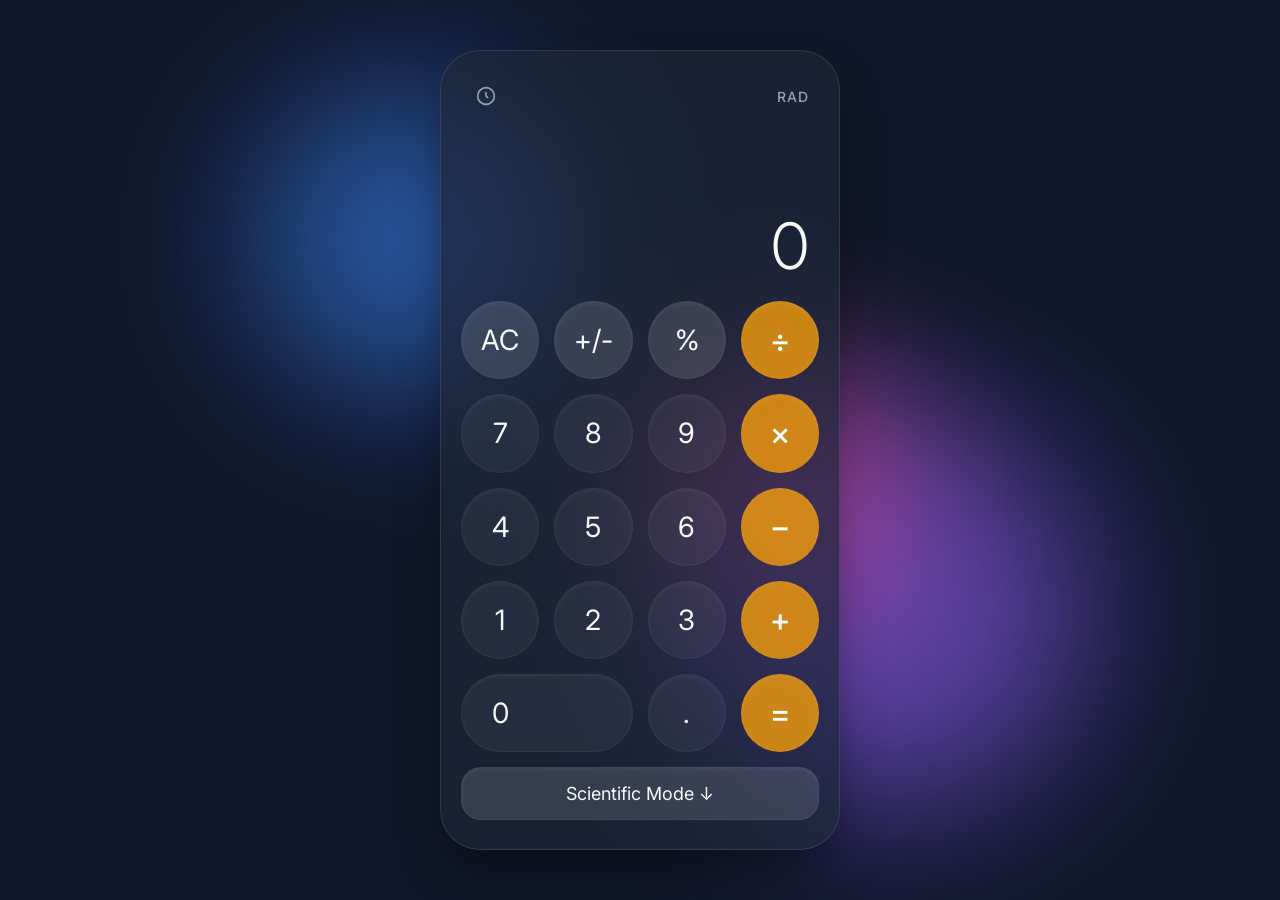
<file: codsoft-task3/index.html>
<!DOCTYPE html>
<html lang="en">
<head>
    <meta charset="UTF-8">
    <meta name="viewport" content="width=device-width, initial-scale=1.0, maximum-scale=1.0, user-scalable=no">
    <title>Modern Glassmorphism Calculator</title>
    <link rel="preconnect" href="https://fonts.googleapis.com">
    <link rel="preconnect" href="https://fonts.gstatic.com" crossorigin>
    <link href="https://fonts.googleapis.com/css2?family=Inter:wght@300;400;500&display=swap" rel="stylesheet">
    <link rel="stylesheet" href="styles.css">
</head>
<body>
    <div class="background-decorations">
        <div class="circle circle-1"></div>
        <div class="circle circle-2"></div>
        <div class="circle circle-3"></div>
    </div>

    <div class="calculator-container" id="calculatorContainer">
        
        <div class="history-panel" id="historyPanel">
            <div class="history-header">
                <h3>History</h3>
                <div>
                    <button class="clear-history" id="clearHistoryBtn">Clear</button>
                    <button class="clear-history" id="closeHistoryBtn" style="margin-left: 15px;">Close</button>
                </div>
            </div>
            <div class="history-list" id="historyList"></div>
        </div>

        <div class="display">
            <div class="top-bar">
                <button class="history-toggle" id="historyToggleBtn">
                    <svg width="20" height="20" viewBox="0 0 24 24" fill="none" stroke="currentColor" stroke-width="2" stroke-linecap="round" stroke-linejoin="round">
                        <polyline points="12 8 12 12 14 14"></polyline>
                        <circle cx="12" cy="12" r="10"></circle>
                    </svg>
                </button>
                <div class="deg-rad-indicator" id="angleModeIndicator">RAD</div>
            </div>
            <div class="previous-operand" id="previousOperand"></div>
            <div class="current-operand" id="currentOperand">0</div>
        </div>

        <div class="keypad-wrapper" id="keypadWrapper">
            <!-- Basic Keypad -->
            <div class="keypad basic-keypad" id="basicKeypad">
                <button class="btn btn-action" data-action="clear">AC</button>
                <button class="btn btn-action" data-action="toggle-sign">+/-</button>
                <button class="btn btn-action" data-action="percent">%</button>
                <button class="btn btn-operator" data-operation="÷">÷</button>

                <button class="btn btn-number" data-number="7">7</button>
                <button class="btn btn-number" data-number="8">8</button>
                <button class="btn btn-number" data-number="9">9</button>
                <button class="btn btn-operator" data-operation="×">×</button>

                <button class="btn btn-number" data-number="4">4</button>
                <button class="btn btn-number" data-number="5">5</button>
                <button class="btn btn-number" data-number="6">6</button>
                <button class="btn btn-operator" data-operation="-">−</button>

                <button class="btn btn-number" data-number="1">1</button>
                <button class="btn btn-number" data-number="2">2</button>
                <button class="btn btn-number" data-number="3">3</button>
                <button class="btn btn-operator" data-operation="+">+</button>

                <button class="btn btn-number btn-zero" data-number="0">0</button>
                <button class="btn btn-number" data-number=".">.</button>
                <button class="btn btn-operator btn-equals" data-action="equals">=</button>
                <button class="btn btn-action btn-small span-4 switch-mode-btn" id="switchToSciBtn">Scientific Mode ↓</button>
            </div>

            <!-- Scientific Keypad -->
            <div class="keypad scientific-keypad" id="scientificKeypad">
                <button class="btn btn-sci btn-small" data-sci="sin">sin</button>
                <button class="btn btn-sci btn-small" data-sci="cos">cos</button>
                <button class="btn btn-sci btn-small" data-sci="tan">tan</button>
                <button class="btn btn-sci btn-small" data-sci="log">log</button>

                <button class="btn btn-sci btn-small" data-sci="ln">ln</button>
                <button class="btn btn-sci btn-small" data-sci="sqrt">√</button>
                <button class="btn btn-sci btn-small" data-sci="pow">xʸ</button>
                <button class="btn btn-sci btn-small" data-sci="pi">π</button>

                <button class="btn btn-sci btn-small" data-sci="e">e</button>
                <button class="btn btn-sci btn-small" data-sci="square">x²</button>
                <button class="btn btn-sci btn-small" data-sci="inv">1/x</button>
                <button class="btn btn-sci btn-small" data-sci="fact">x!</button>

                <button class="btn btn-sci btn-small" data-sci="exp">exp</button>
                <button class="btn btn-action btn-small" data-action="toggle-angle" id="toggleAngleBtn">RAD</button>
                <button class="btn btn-number btn-small" data-number="(">(</button>
                <button class="btn btn-number btn-small" data-number=")">)</button>
                
                <button class="btn btn-action btn-small span-4 switch-mode-btn" id="switchToBasicBtn">Basic Mode ↑</button>
            </div>
        </div>
        
        <div class="swipe-indicator">
            <div class="dot active" id="dotBasic"></div>
            <div class="dot" id="dotSci"></div>
        </div>
    </div>

    <script src="script.js"></script>
</body>
</html>
</file>
<file: codsoft-task3/styles.css>
:root {
    --bg-color: #0f172a;
    --calc-bg: rgba(30, 41, 59, 0.7);
    --calc-border: rgba(255, 255, 255, 0.1);
    --calc-shadow: 0 25px 50px -12px rgba(0, 0, 0, 0.5);
    
    --btn-bg: rgba(255, 255, 255, 0.05);
    --btn-hover: rgba(255, 255, 255, 0.15);
    --btn-active: rgba(255, 255, 255, 0.25);
    
    --btn-action-bg: rgba(168, 175, 187, 0.2);
    --btn-action-hover: rgba(168, 175, 187, 0.3);
    
    --btn-operator-bg: rgba(245, 158, 11, 0.8);
    --btn-operator-hover: rgba(245, 158, 11, 1);
    
    --text-primary: #f8fafc;
    --text-secondary: #94a3b8;
    
    --circle-1: #3b82f6;
    --circle-2: #8b5cf6;
    --circle-3: #ec4899;
}

* {
    box-sizing: border-box;
    margin: 0;
    padding: 0;
    font-family: 'Inter', -apple-system, BlinkMacSystemFont, sans-serif;
    user-select: none;
    -webkit-tap-highlight-color: transparent;
}

body {
    background-color: var(--bg-color);
    color: var(--text-primary);
    min-height: 100vh;
    display: flex;
    justify-content: center;
    align-items: center;
    overflow: hidden;
    position: relative;
}

/* Background Decorations */
.background-decorations {
    position: absolute;
    top: 0;
    left: 0;
    width: 100%;
    height: 100%;
    overflow: hidden;
    z-index: 0;
}

.circle {
    position: absolute;
    border-radius: 50%;
    filter: blur(80px);
    opacity: 0.6;
}

.circle-1 {
    width: 300px;
    height: 300px;
    background-color: var(--circle-1);
    top: 10%;
    left: 20%;
    animation: float 15s infinite ease-in-out alternate;
}

.circle-2 {
    width: 400px;
    height: 400px;
    background-color: var(--circle-2);
    bottom: 10%;
    right: 15%;
    animation: float 20s infinite ease-in-out alternate-reverse;
}

.circle-3 {
    width: 250px;
    height: 250px;
    background-color: var(--circle-3);
    top: 40%;
    right: 30%;
    animation: float 18s infinite ease-in-out 2s alternate;
}

@keyframes float {
    0% { transform: translate(0, 0) scale(1); }
    100% { transform: translate(50px, 50px) scale(1.1); }
}

/* Calculator Container */
.calculator-container {
    position: relative;
    width: 100%;
    max-width: 400px;
    height: 100vh;
    max-height: 850px;
    background: var(--calc-bg);
    backdrop-filter: blur(20px);
    -webkit-backdrop-filter: blur(20px);
    border: 1px solid var(--calc-border);
    box-shadow: var(--calc-shadow);
    z-index: 1;
    display: flex;
    flex-direction: column;
    overflow: hidden;
}

@media (min-width: 480px) {
    .calculator-container {
        height: 800px;
        border-radius: 40px;
    }
}

/* Display */
.display {
    padding: 30px 30px 20px;
    display: flex;
    flex-direction: column;
    align-items: flex-end;
    justify-content: flex-end;
    flex: 1;
    min-height: 250px;
}

.top-bar {
    position: absolute;
    top: 30px;
    left: 30px;
    right: 30px;
    display: flex;
    justify-content: space-between;
    align-items: center;
}

.history-toggle {
    background: none;
    border: none;
    color: var(--text-secondary);
    cursor: pointer;
    padding: 5px;
    border-radius: 50%;
    transition: color 0.3s, background 0.3s;
    display: flex;
    align-items: center;
    justify-content: center;
}

.history-toggle:hover {
    color: var(--text-primary);
    background: rgba(255, 255, 255, 0.1);
}

.deg-rad-indicator {
    font-size: 14px;
    color: var(--text-secondary);
    font-weight: 500;
    letter-spacing: 1px;
}

.previous-operand {
    color: var(--text-secondary);
    font-size: 24px;
    min-height: 30px;
    margin-bottom: 5px;
    word-break: break-all;
    text-align: right;
    width: 100%;
}

.current-operand {
    color: var(--text-primary);
    font-size: 64px;
    font-weight: 300;
    word-break: break-all;
    text-align: right;
    width: 100%;
    line-height: 1.1;
    transition: font-size 0.2s;
}

/* Keypad Area */
.keypad-wrapper {
    position: relative;
    flex: 2;
    display: flex;
    width: 200%; /* Important for sliding */
    transition: transform 0.4s cubic-bezier(0.25, 1, 0.5, 1);
}

.keypad {
    width: 50%;
    padding: 0 20px 30px;
    display: grid;
    grid-template-columns: repeat(4, 1fr);
    grid-gap: 15px;
    align-content: end;
}

/* Scientific keypad specific layout */
.scientific-keypad {
    grid-template-columns: repeat(4, 1fr);
    grid-gap: 12px;
}

/* Buttons */
.btn {
    background: var(--btn-bg);
    border: 1px solid rgba(255, 255, 255, 0.05);
    border-radius: 50px;
    color: var(--text-primary);
    font-size: 28px;
    font-weight: 400;
    cursor: pointer;
    display: flex;
    justify-content: center;
    align-items: center;
    transition: all 0.15s ease;
    aspect-ratio: 1 / 1;
    box-shadow: inset 0 2px 4px rgba(255, 255, 255, 0.05);
}

.btn:active {
    background: var(--btn-active);
    transform: scale(0.95);
}

.btn-action {
    background: var(--btn-action-bg);
    color: var(--text-primary);
}

.btn-action:active {
    background: var(--btn-action-hover);
}

.btn-operator {
    background: var(--btn-operator-bg);
    color: #fff;
    font-size: 32px;
    font-weight: 500;
}

.btn-operator:active {
    background: var(--btn-operator-hover);
}

.btn-zero {
    grid-column: span 2;
    aspect-ratio: auto;
    border-radius: 50px;
    justify-content: flex-start;
    padding-left: 30px;
}

.btn-small {
    font-size: 20px;
    border-radius: 20px;
}

.span-4 {
    grid-column: span 4;
    aspect-ratio: auto;
    padding: 15px;
    font-size: 18px;
}

/* Mode Indicators */
.swipe-indicator {
    display: flex;
    justify-content: center;
    gap: 8px;
    padding-bottom: 15px;
}

.dot {
    width: 6px;
    height: 6px;
    border-radius: 50%;
    background: rgba(255, 255, 255, 0.2);
    transition: background 0.3s, width 0.3s;
}

.dot.active {
    background: rgba(255, 255, 255, 0.8);
    width: 18px;
    border-radius: 10px;
}

/* History Panel */
.history-panel {
    position: absolute;
    top: 0;
    left: 0;
    width: 100%;
    height: 100%;
    background: rgba(15, 23, 42, 0.95);
    backdrop-filter: blur(30px);
    -webkit-backdrop-filter: blur(30px);
    z-index: 10;
    display: flex;
    flex-direction: column;
    transform: translateY(-100%);
    transition: transform 0.4s cubic-bezier(0.25, 1, 0.5, 1);
    opacity: 0;
    pointer-events: none;
}

.history-panel.show {
    transform: translateY(0);
    opacity: 1;
    pointer-events: all;
}

.history-header {
    padding: 30px 20px 20px;
    display: flex;
    justify-content: space-between;
    align-items: center;
    border-bottom: 1px solid rgba(255, 255, 255, 0.1);
}

.history-header h3 {
    font-size: 20px;
    font-weight: 500;
}

.clear-history {
    background: none;
    border: none;
    color: var(--text-secondary);
    font-size: 16px;
    cursor: pointer;
    transition: color 0.3s;
}

.clear-history:hover {
    color: var(--text-primary);
}

.history-list {
    flex: 1;
    overflow-y: auto;
    padding: 20px;
    display: flex;
    flex-direction: column;
    gap: 15px;
}

.history-item {
    text-align: right;
    padding: 15px;
    border-radius: 15px;
    background: rgba(255, 255, 255, 0.03);
    cursor: pointer;
    transition: background 0.2s;
}

.history-item:hover {
    background: rgba(255, 255, 255, 0.08);
}

.history-item .hist-expr {
    font-size: 18px;
    color: var(--text-secondary);
    margin-bottom: 5px;
}

.history-item .hist-result {
    font-size: 28px;
    color: var(--text-primary);
    font-weight: 500;
}

/* Scrollbar for history */
.history-list::-webkit-scrollbar {
    width: 6px;
}

.history-list::-webkit-scrollbar-track {
    background: transparent;
}

.history-list::-webkit-scrollbar-thumb {
    background: rgba(255, 255, 255, 0.2);
    border-radius: 10px;
}

/* Dynamic font sizing class */
.small-text {
    font-size: 40px;
}
.very-small-text {
    font-size: 28px;
}
</file>
